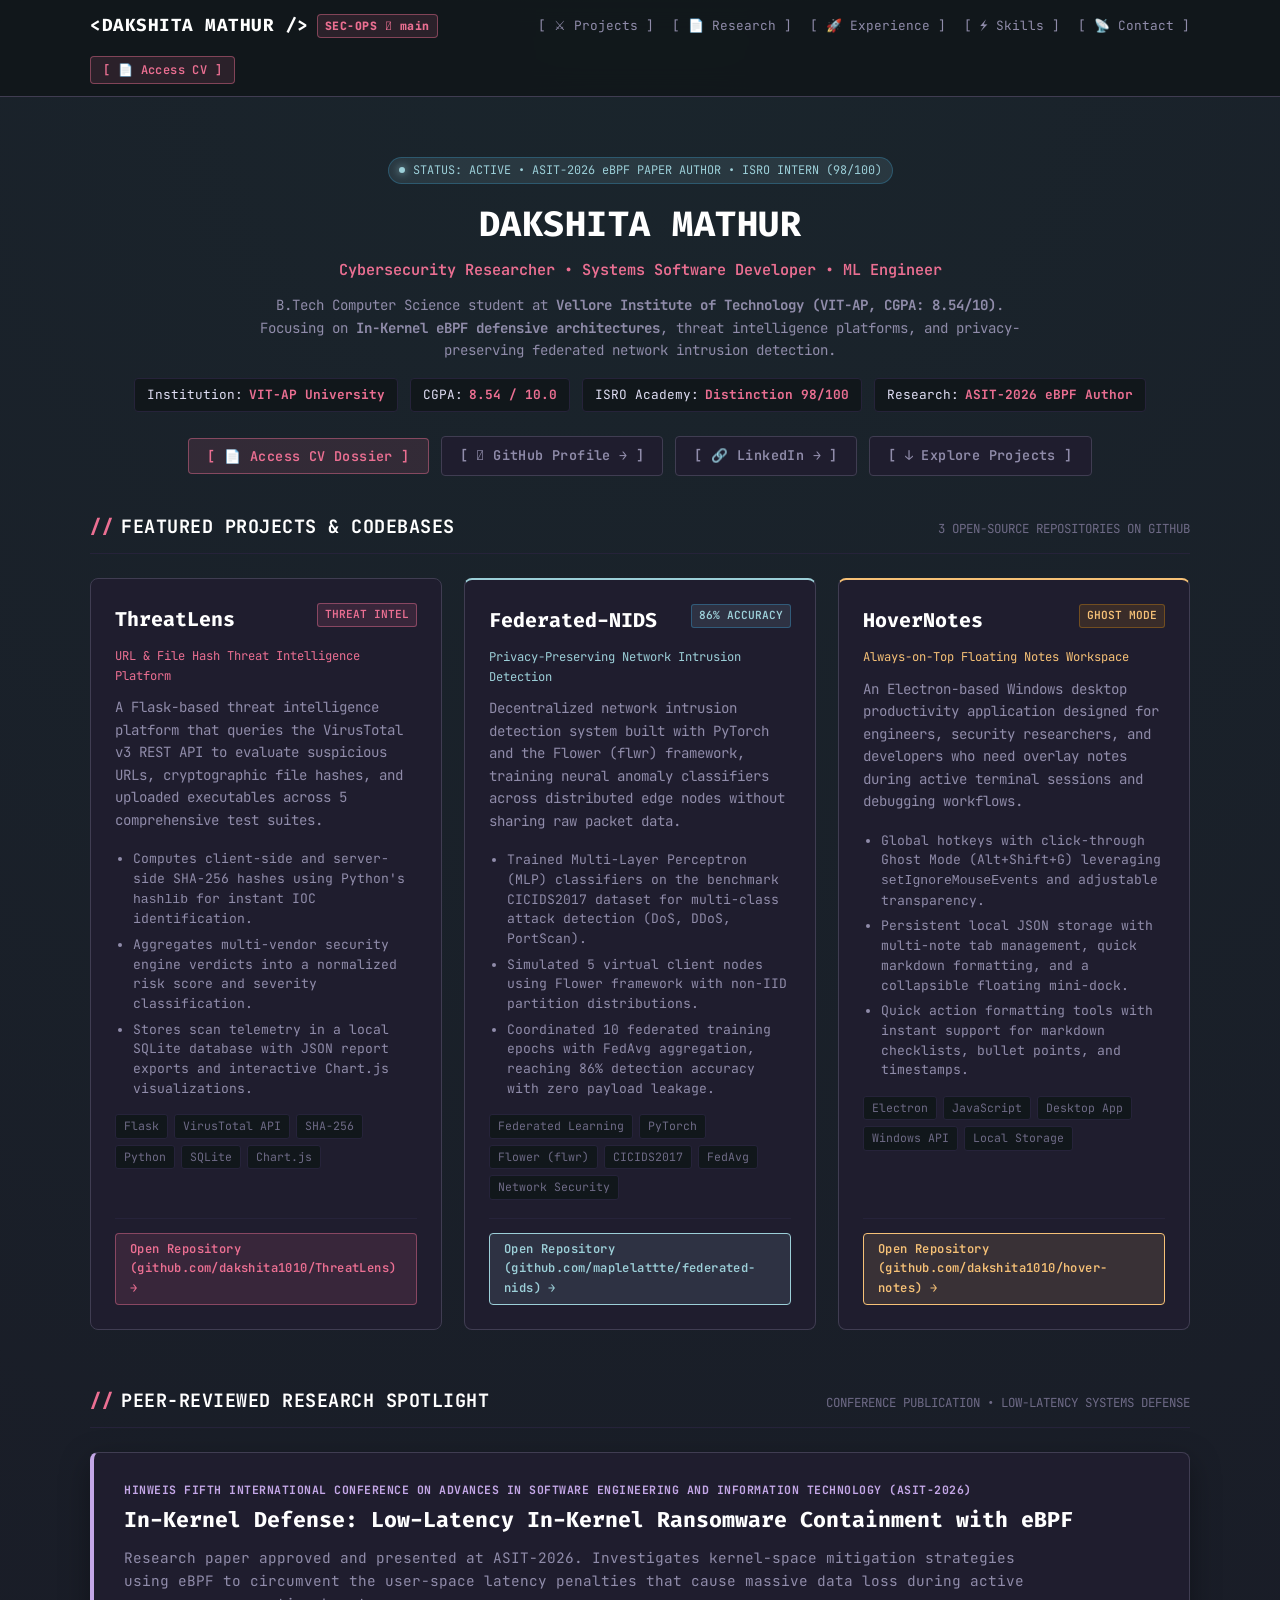
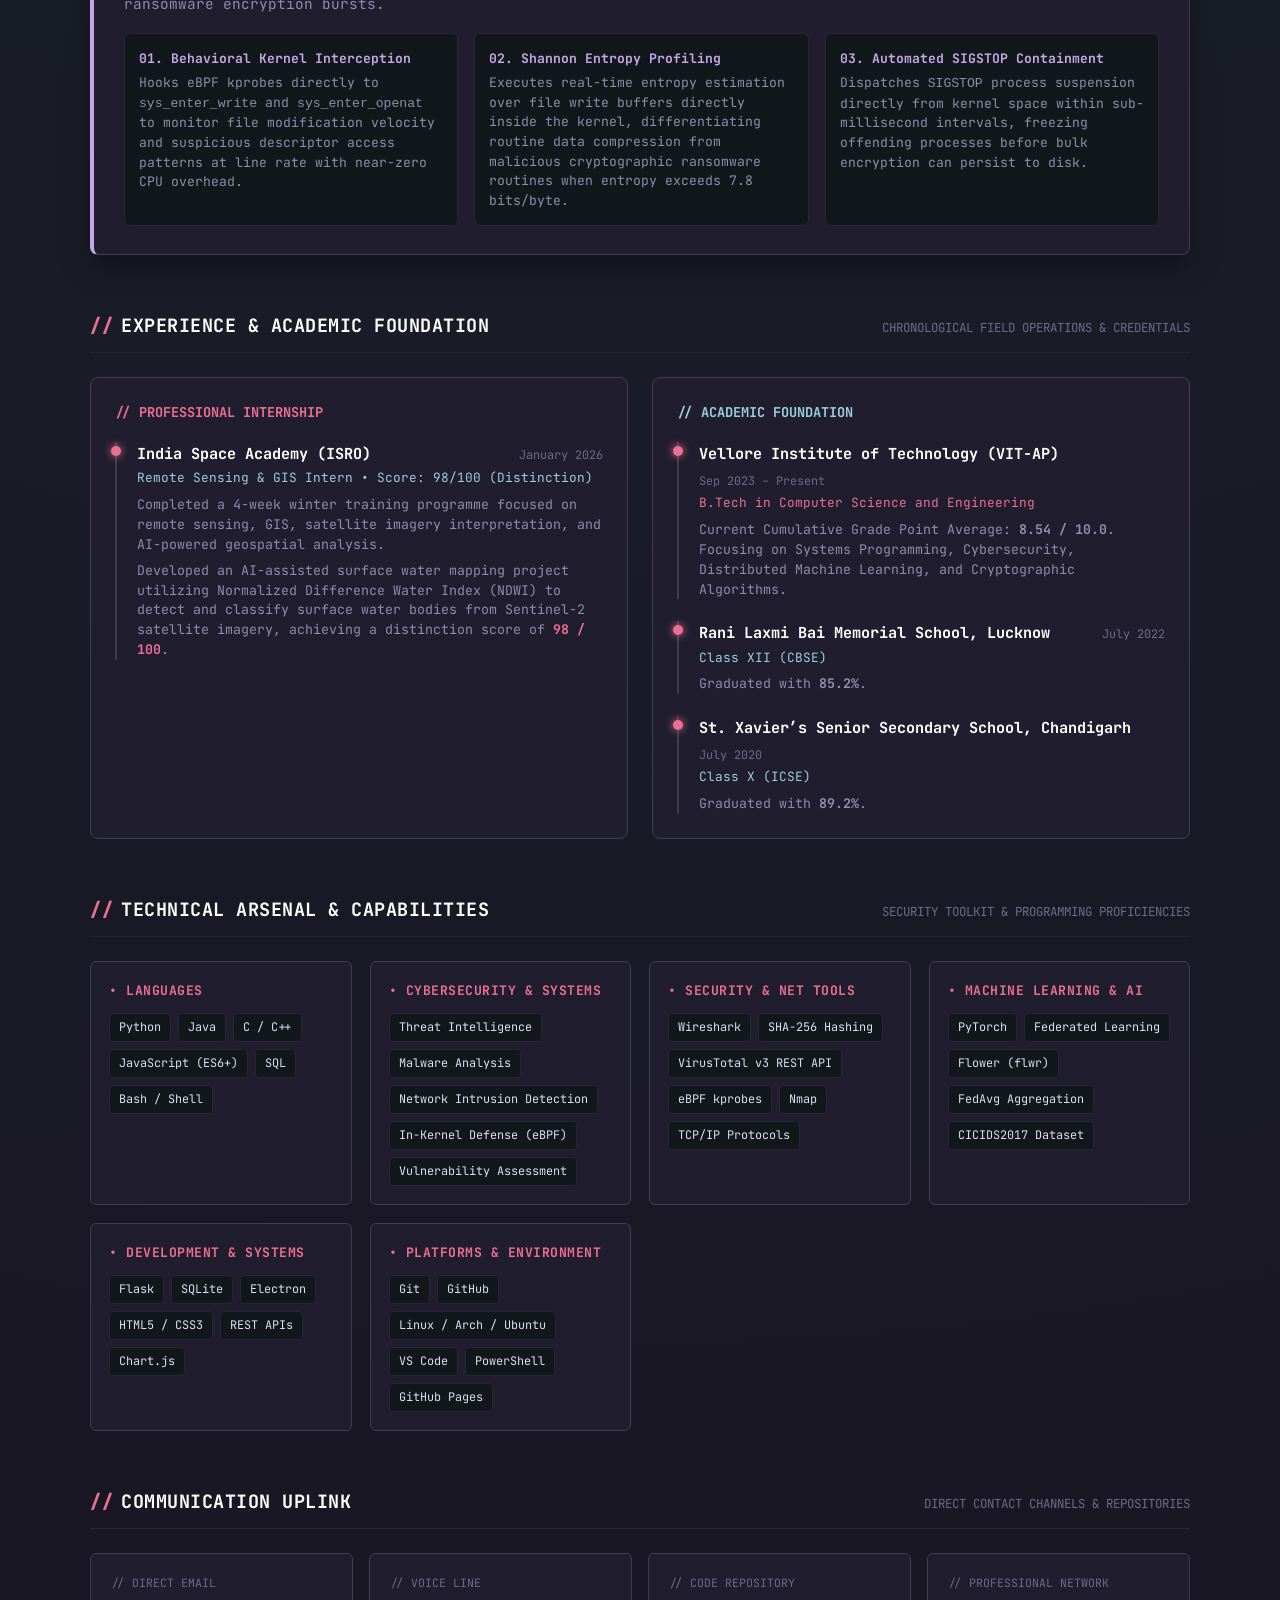
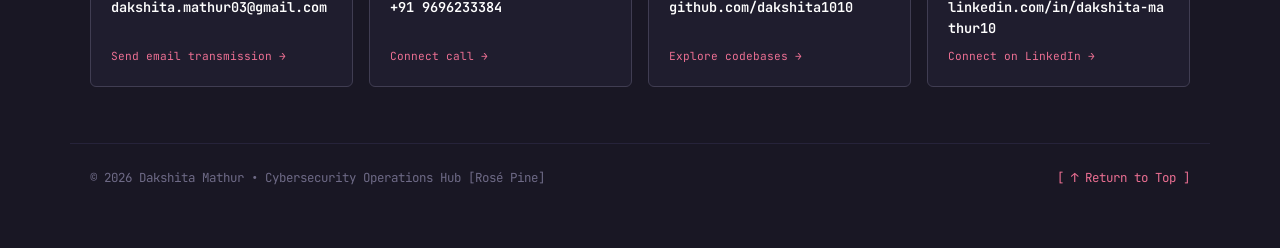
<file: index.html>
<!DOCTYPE html>
<html lang="en">
<head>
  <meta charset="UTF-8" />
  <meta name="viewport" content="width=device-width, initial-scale=1.0" />
  <title>Dakshita Mathur | Cybersecurity Researcher &bull; Terminal Workstation</title>
  <meta name="description" content="Cybersecurity portfolio and terminal workstation of Dakshita Mathur: In-Kernel eBPF defense researcher (ASIT-2026), ThreatLens architect, and Federated Learning NIDS developer. B.Tech CSE @ VIT-AP (CGPA: 8.54/10)." />
  <meta name="theme-color" content="#191724" />

  <!-- Fonts: Fira Code, JetBrains Mono, Literata / Liberation Mono -->
  <link rel="preconnect" href="https://fonts.googleapis.com" />
  <link rel="preconnect" href="https://fonts.gstatic.com" crossorigin />
  <link href="https://fonts.googleapis.com/css2?family=Fira+Code:wght@400;500;600;700&family=JetBrains+Mono:ital,wght@0,300;0,400;0,500;0,600;0,700;0,800;1,400&family=Literata:ital,opsz,wght@0,7..72,400;0,7..72,600;1,7..72,400&display=swap" rel="stylesheet" />

  <!-- Stylesheets (Rosé Pine Design System) -->
  <link rel="stylesheet" href="css/cyber-theme.css" />
  <link rel="stylesheet" href="css/components.css" />
  <link rel="stylesheet" href="css/portfolio.css" />
</head>
<body>
  <!-- Background Canvas (Toggleable via 'matrix' command) -->
  <canvas id="matrix-canvas"></canvas>

  <!-- =========================================================================
       1. STICKY TOP NAVBAR (ROSÉ PINE / TMUX / NERD FONT STYLING)
       ========================================================================= -->
  <nav class="port-navbar">
    <div class="port-nav-container">
      <div class="port-logo-group">
        <a href="#top" class="port-brand-title">
          <span>&lt;DAKSHITA MATHUR /&gt;</span>
          <span class="tag">SEC-OPS &#57509; main</span>
        </a>
      </div>

      <ul class="port-nav-links">
        <li><a href="#projects">[ &#9876; Projects ]</a></li>
        <li><a href="#research">[ &#128196; Research ]</a></li>
        <li><a href="#experience">[ &#128640; Experience ]</a></li>
        <li><a href="#skills">[ &#9889; Skills ]</a></li>
        <li><a href="#contact">[ &#128225; Contact ]</a></li>
      </ul>

      <div class="port-nav-actions">
        <button class="cyber-btn trigger-resume-modal" style="padding:5px 12px; font-size:0.75rem;">
          [ &#128196; Access CV ]
        </button>
      </div>
    </div>
  </nav>

  <!-- =========================================================================
       2. MAIN COMBINED CONTAINER (COMPLETE SMOOTH SCROLL VIEW)
       ========================================================================= -->
  <main class="port-main">

    <!-- HERO HEADER: Developer Profile & Key Credentials -->
    <header class="terminal-hero-header" id="top" style="scroll-margin-top: 100px;">
      <div class="hero-status-pill" style="margin-bottom:12px;">
        <span class="pulse-dot"></span>
        <span>STATUS: ACTIVE &bull; ASIT-2026 eBPF PAPER AUTHOR &bull; ISRO INTERN (98/100)</span>
      </div>
      <h1>DAKSHITA MATHUR</h1>
      <div class="hero-sub">Cybersecurity Researcher &bull; Systems Software Developer &bull; ML Engineer</div>
      <p class="hero-intro-text">
        B.Tech Computer Science student at <strong>Vellore Institute of Technology (VIT-AP, CGPA: 8.54/10)</strong>. 
        Focusing on <strong>In-Kernel eBPF defensive architectures</strong>, threat intelligence platforms, and privacy-preserving federated network intrusion detection.
      </p>

      <div class="hero-meta-badges" style="justify-content:center; margin-bottom:20px;">
        <div class="meta-badge">
          <span>Institution:</span>
          <strong>VIT-AP University</strong>
        </div>
        <div class="meta-badge">
          <span>CGPA:</span>
          <strong>8.54 / 10.0</strong>
        </div>
        <div class="meta-badge">
          <span>ISRO Academy:</span>
          <strong>Distinction 98/100</strong>
        </div>
        <div class="meta-badge">
          <span>Research:</span>
          <strong>ASIT-2026 eBPF Author</strong>
        </div>
      </div>

      <!-- Direct Quick Action CTAs -->
      <div class="hero-cta-row" style="justify-content:center; display:flex; flex-wrap:wrap; gap:12px; margin-top:24px; margin-bottom:36px;">
        <button class="cyber-btn trigger-resume-modal" style="font-size:0.84rem; padding:8px 18px;">
          [ &#128196; Access CV Dossier ]
        </button>
        <a href="https://github.com/dakshita1010" target="_blank" rel="noopener noreferrer" class="cyber-btn cyber-btn-outline" style="font-size:0.84rem; padding:8px 18px;">
          [ &#62171; GitHub Profile &rarr; ]
        </a>
        <a href="https://linkedin.com/in/dakshita-mathur10" target="_blank" rel="noopener noreferrer" class="cyber-btn cyber-btn-outline" style="font-size:0.84rem; padding:8px 18px;">
          [ &#128279; LinkedIn &rarr; ]
        </a>
        <a href="#projects" class="cyber-btn cyber-btn-outline" style="font-size:0.84rem; padding:8px 18px;">
          [ &darr; Explore Projects ]
        </a>
      </div>
    </header>

    <!-- =========================================================================
         SECTION: CLASSIFIED OPERATIONS & PROJECTS
         ========================================================================= -->
    <section class="port-section" id="projects" style="scroll-margin-top: 80px;">
      <div class="port-section-header">
        <h2 class="port-section-title">FEATURED PROJECTS &amp; CODEBASES</h2>
        <span class="port-section-subtitle">3 OPEN-SOURCE REPOSITORIES ON GITHUB</span>
      </div>

      <div class="projects-grid">
        <!-- 1. ThreatLens -->
        <article class="project-card">
          <div>
            <div class="project-top">
              <h3 class="project-title">ThreatLens</h3>
              <span class="project-badge badge-red">THREAT INTEL</span>
            </div>
            <div style="font-family:var(--font-mono); font-size:0.76rem; color:var(--accent-red); margin-bottom:10px;">
              URL &amp; File Hash Threat Intelligence Platform
            </div>
            <p class="project-desc">
              A Flask-based threat intelligence platform that queries the VirusTotal v3 REST API to evaluate suspicious URLs, 
              cryptographic file hashes, and uploaded executables across 5 comprehensive test suites.
            </p>
            <ul class="project-bullets">
              <li>Computes client-side and server-side SHA-256 hashes using Python's <code>hashlib</code> for instant IOC identification.</li>
              <li>Aggregates multi-vendor security engine verdicts into a normalized risk score and severity classification.</li>
              <li>Stores scan telemetry in a local SQLite database with JSON report exports and interactive Chart.js visualizations.</li>
            </ul>
            <div class="project-tags">
              <span class="project-tag">Flask</span>
              <span class="project-tag">VirusTotal API</span>
              <span class="project-tag">SHA-256</span>
              <span class="project-tag">Python</span>
              <span class="project-tag">SQLite</span>
              <span class="project-tag">Chart.js</span>
            </div>
          </div>
          <div class="project-links">
            <a href="https://github.com/dakshita1010/ThreatLens" target="_blank" rel="noopener noreferrer" class="cyber-btn">
              Open Repository (github.com/dakshita1010/ThreatLens) &rarr;
            </a>
          </div>
        </article>

        <!-- 2. Federated-NIDS -->
        <article class="project-card" style="border-top:2px solid var(--accent-cyan);">
          <div>
            <div class="project-top">
              <h3 class="project-title">Federated-NIDS</h3>
              <span class="project-badge badge-cyan">86% ACCURACY</span>
            </div>
            <div style="font-family:var(--font-mono); font-size:0.76rem; color:var(--accent-cyan); margin-bottom:10px;">
              Privacy-Preserving Network Intrusion Detection
            </div>
            <p class="project-desc">
              Decentralized network intrusion detection system built with PyTorch and the Flower (flwr) framework, 
              training neural anomaly classifiers across distributed edge nodes without sharing raw packet data.
            </p>
            <ul class="project-bullets">
              <li>Trained Multi-Layer Perceptron (MLP) classifiers on the benchmark CICIDS2017 dataset for multi-class attack detection (DoS, DDoS, PortScan).</li>
              <li>Simulated 5 virtual client nodes using Flower framework with non-IID partition distributions.</li>
              <li>Coordinated 10 federated training epochs with FedAvg aggregation, reaching 86% detection accuracy with zero payload leakage.</li>
            </ul>
            <div class="project-tags">
              <span class="project-tag">Federated Learning</span>
              <span class="project-tag">PyTorch</span>
              <span class="project-tag">Flower (flwr)</span>
              <span class="project-tag">CICIDS2017</span>
              <span class="project-tag">FedAvg</span>
              <span class="project-tag">Network Security</span>
            </div>
          </div>
          <div class="project-links">
            <a href="https://github.com/maplelattte/federated-nids" target="_blank" rel="noopener noreferrer" class="cyber-btn" style="border-color:var(--accent-cyan); color:var(--accent-cyan); background:var(--accent-cyan-dim);">
              Open Repository (github.com/maplelattte/federated-nids) &rarr;
            </a>
          </div>
        </article>

        <!-- 3. HoverNotes -->
        <article class="project-card" style="border-top:2px solid var(--accent-amber);">
          <div>
            <div class="project-top">
              <h3 class="project-title">HoverNotes</h3>
              <span class="project-badge badge-amber">GHOST MODE</span>
            </div>
            <div style="font-family:var(--font-mono); font-size:0.76rem; color:var(--accent-amber); margin-bottom:10px;">
              Always-on-Top Floating Notes Workspace
            </div>
            <p class="project-desc">
              An Electron-based Windows desktop productivity application designed for engineers, security researchers, 
              and developers who need overlay notes during active terminal sessions and debugging workflows.
            </p>
            <ul class="project-bullets">
              <li>Global hotkeys with click-through Ghost Mode (Alt+Shift+G) leveraging <code>setIgnoreMouseEvents</code> and adjustable transparency.</li>
              <li>Persistent local JSON storage with multi-note tab management, quick markdown formatting, and a collapsible floating mini-dock.</li>
              <li>Quick action formatting tools with instant support for markdown checklists, bullet points, and timestamps.</li>
            </ul>
            <div class="project-tags">
              <span class="project-tag">Electron</span>
              <span class="project-tag">JavaScript</span>
              <span class="project-tag">Desktop App</span>
              <span class="project-tag">Windows API</span>
              <span class="project-tag">Local Storage</span>
            </div>
          </div>
          <div class="project-links">
            <a href="https://github.com/dakshita1010/hover-notes" target="_blank" rel="noopener noreferrer" class="cyber-btn" style="border-color:var(--accent-amber); color:var(--accent-amber); background:rgba(246,193,119,0.12);">
              Open Repository (github.com/dakshita1010/hover-notes) &rarr;
            </a>
          </div>
        </article>
      </div>
    </section>

    <!-- =========================================================================
         SECTION: PEER-REVIEWED RESEARCH SPOTLIGHT
         ========================================================================= -->
    <section class="port-section" id="research" style="scroll-margin-top: 80px;">
      <div class="port-section-header">
        <h2 class="port-section-title">PEER-REVIEWED RESEARCH SPOTLIGHT</h2>
        <span class="port-section-subtitle">CONFERENCE PUBLICATION &bull; LOW-LATENCY SYSTEMS DEFENSE</span>
      </div>

      <div class="research-card">
        <div class="research-conf-badge">
          HINWEIS FIFTH INTERNATIONAL CONFERENCE ON ADVANCES IN SOFTWARE ENGINEERING AND INFORMATION TECHNOLOGY (ASIT-2026)
        </div>
        <h3 class="research-paper-title">
          In-Kernel Defense: Low-Latency In-Kernel Ransomware Containment with eBPF
        </h3>
        <p style="color:var(--text-muted); font-size:0.9rem; line-height:1.6; max-width:920px;">
          Research paper approved and presented at ASIT-2026. Investigates kernel-space mitigation strategies using eBPF to circumvent 
          the user-space latency penalties that cause massive data loss during active ransomware encryption bursts.
        </p>

        <div class="research-grid-points">
          <div class="research-point-box">
            <strong>01. Behavioral Kernel Interception</strong>
            <p>
              Hooks eBPF kprobes directly to <code>sys_enter_write</code> and <code>sys_enter_openat</code> to monitor file modification velocity 
              and suspicious descriptor access patterns at line rate with near-zero CPU overhead.
            </p>
          </div>
          <div class="research-point-box">
            <strong>02. Shannon Entropy Profiling</strong>
            <p>
              Executes real-time entropy estimation over file write buffers directly inside the kernel, differentiating routine data compression 
              from malicious cryptographic ransomware routines when entropy exceeds 7.8 bits/byte.
            </p>
          </div>
          <div class="research-point-box">
            <strong>03. Automated SIGSTOP Containment</strong>
            <p>
              Dispatches <code>SIGSTOP</code> process suspension directly from kernel space within sub-millisecond intervals, 
              freezing offending processes before bulk encryption can persist to disk.
            </p>
          </div>
        </div>
      </div>
    </section>

    <!-- =========================================================================
         SECTION: EXPERIENCE & ACADEMIC FOUNDATION
         ========================================================================= -->
    <section class="port-section" id="experience" style="scroll-margin-top: 80px;">
      <div class="port-section-header">
        <h2 class="port-section-title">EXPERIENCE &amp; ACADEMIC FOUNDATION</h2>
        <span class="port-section-subtitle">CHRONOLOGICAL FIELD OPERATIONS &amp; CREDENTIALS</span>
      </div>

      <div class="exp-edu-grid">
        <!-- Experience Column -->
        <div class="timeline-card">
          <div style="font-family:var(--font-mono); font-size:0.85rem; font-weight:700; color:var(--accent-red); margin-bottom:18px;">
            // PROFESSIONAL INTERNSHIP
          </div>

          <div class="timeline-item">
            <div class="timeline-header-row">
              <span class="timeline-org">India Space Academy (ISRO)</span>
              <span class="timeline-date">January 2026</span>
            </div>
            <div class="timeline-role">Remote Sensing &amp; GIS Intern &bull; Score: 98/100 (Distinction)</div>
            <div class="timeline-desc">
              <p style="margin-bottom:6px;">
                Completed a 4-week winter training programme focused on remote sensing, GIS, satellite imagery interpretation, 
                and AI-powered geospatial analysis.
              </p>
              <p>
                Developed an AI-assisted surface water mapping project utilizing Normalized Difference Water Index (NDWI) 
                to detect and classify surface water bodies from Sentinel-2 satellite imagery, achieving a distinction score of 
                <strong style="color:var(--accent-red);">98 / 100</strong>.
              </p>
            </div>
          </div>
        </div>

        <!-- Education Column -->
        <div class="timeline-card">
          <div style="font-family:var(--font-mono); font-size:0.85rem; font-weight:700; color:var(--accent-cyan); margin-bottom:18px;">
            // ACADEMIC FOUNDATION
          </div>

          <div class="timeline-item">
            <div class="timeline-header-row">
              <span class="timeline-org">Vellore Institute of Technology (VIT-AP)</span>
              <span class="timeline-date">Sep 2023 – Present</span>
            </div>
            <div class="timeline-role" style="color:var(--accent-red);">B.Tech in Computer Science and Engineering</div>
            <div class="timeline-desc">
              Current Cumulative Grade Point Average: <strong>8.54 / 10.0</strong>.<br>
              Focusing on Systems Programming, Cybersecurity, Distributed Machine Learning, and Cryptographic Algorithms.
            </div>
          </div>

          <div class="timeline-item">
            <div class="timeline-header-row">
              <span class="timeline-org">Rani Laxmi Bai Memorial School, Lucknow</span>
              <span class="timeline-date">July 2022</span>
            </div>
            <div class="timeline-role">Class XII (CBSE)</div>
            <div class="timeline-desc">Graduated with <strong>85.2%</strong>.</div>
          </div>

          <div class="timeline-item">
            <div class="timeline-header-row">
              <span class="timeline-org">St. Xavier’s Senior Secondary School, Chandigarh</span>
              <span class="timeline-date">July 2020</span>
            </div>
            <div class="timeline-role">Class X (ICSE)</div>
            <div class="timeline-desc">Graduated with <strong>89.2%</strong>.</div>
          </div>
        </div>
      </div>
    </section>

    <!-- =========================================================================
         SECTION: TECHNICAL ARSENAL & CAPABILITIES
         ========================================================================= -->
    <section class="port-section" id="skills" style="scroll-margin-top: 80px;">
      <div class="port-section-header">
        <h2 class="port-section-title">TECHNICAL ARSENAL &amp; CAPABILITIES</h2>
        <span class="port-section-subtitle">SECURITY TOOLKIT &amp; PROGRAMMING PROFICIENCIES</span>
      </div>

      <div class="skills-matrix">
        <div class="skill-category-card">
          <div class="skill-category-title">&bull; Languages</div>
          <div class="skill-pills-wrap">
            <span class="skill-pill">Python</span>
            <span class="skill-pill">Java</span>
            <span class="skill-pill">C / C++</span>
            <span class="skill-pill">JavaScript (ES6+)</span>
            <span class="skill-pill">SQL</span>
            <span class="skill-pill">Bash / Shell</span>
          </div>
        </div>

        <div class="skill-category-card">
          <div class="skill-category-title">&bull; Cybersecurity &amp; Systems</div>
          <div class="skill-pills-wrap">
            <span class="skill-pill">Threat Intelligence</span>
            <span class="skill-pill">Malware Analysis</span>
            <span class="skill-pill">Network Intrusion Detection</span>
            <span class="skill-pill">In-Kernel Defense (eBPF)</span>
            <span class="skill-pill">Vulnerability Assessment</span>
          </div>
        </div>

        <div class="skill-category-card">
          <div class="skill-category-title">&bull; Security &amp; Net Tools</div>
          <div class="skill-pills-wrap">
            <span class="skill-pill">Wireshark</span>
            <span class="skill-pill">SHA-256 Hashing</span>
            <span class="skill-pill">VirusTotal v3 REST API</span>
            <span class="skill-pill">eBPF kprobes</span>
            <span class="skill-pill">Nmap</span>
            <span class="skill-pill">TCP/IP Protocols</span>
          </div>
        </div>

        <div class="skill-category-card">
          <div class="skill-category-title">&bull; Machine Learning &amp; AI</div>
          <div class="skill-pills-wrap">
            <span class="skill-pill">PyTorch</span>
            <span class="skill-pill">Federated Learning</span>
            <span class="skill-pill">Flower (flwr)</span>
            <span class="skill-pill">FedAvg Aggregation</span>
            <span class="skill-pill">CICIDS2017 Dataset</span>
          </div>
        </div>

        <div class="skill-category-card">
          <div class="skill-category-title">&bull; Development &amp; Systems</div>
          <div class="skill-pills-wrap">
            <span class="skill-pill">Flask</span>
            <span class="skill-pill">SQLite</span>
            <span class="skill-pill">Electron</span>
            <span class="skill-pill">HTML5 / CSS3</span>
            <span class="skill-pill">REST APIs</span>
            <span class="skill-pill">Chart.js</span>
          </div>
        </div>

        <div class="skill-category-card">
          <div class="skill-category-title">&bull; Platforms &amp; Environment</div>
          <div class="skill-pills-wrap">
            <span class="skill-pill">Git</span>
            <span class="skill-pill">GitHub</span>
            <span class="skill-pill">Linux / Arch / Ubuntu</span>
            <span class="skill-pill">VS Code</span>
            <span class="skill-pill">PowerShell</span>
            <span class="skill-pill">GitHub Pages</span>
          </div>
        </div>
      </div>
    </section>

    <!-- =========================================================================
         SECTION: COMMUNICATION UPLINK / CONTACT
         ========================================================================= -->
    <section class="port-section" id="contact" style="scroll-margin-top: 80px;">
      <div class="port-section-header">
        <h2 class="port-section-title">COMMUNICATION UPLINK</h2>
        <span class="port-section-subtitle">DIRECT CONTACT CHANNELS &amp; REPOSITORIES</span>
      </div>

      <div class="contact-channels-grid">
        <a href="mailto:dakshita.mathur03@gmail.com" class="contact-channel-card">
          <div>
            <div class="contact-channel-label">// DIRECT EMAIL</div>
            <div class="contact-channel-val">dakshita.mathur03@gmail.com</div>
          </div>
          <div class="contact-channel-hint">Send email transmission &rarr;</div>
        </a>

        <a href="tel:+919696233384" class="contact-channel-card">
          <div>
            <div class="contact-channel-label">// VOICE LINE</div>
            <div class="contact-channel-val">+91 9696233384</div>
          </div>
          <div class="contact-channel-hint">Connect call &rarr;</div>
        </a>

        <a href="https://github.com/dakshita1010" target="_blank" rel="noopener noreferrer" class="contact-channel-card">
          <div>
            <div class="contact-channel-label">// CODE REPOSITORY</div>
            <div class="contact-channel-val">github.com/dakshita1010</div>
          </div>
          <div class="contact-channel-hint">Explore codebases &rarr;</div>
        </a>

        <a href="https://linkedin.com/in/dakshita-mathur10" target="_blank" rel="noopener noreferrer" class="contact-channel-card">
          <div>
            <div class="contact-channel-label">// PROFESSIONAL NETWORK</div>
            <div class="contact-channel-val">linkedin.com/in/dakshita-mathur10</div>
          </div>
          <div class="contact-channel-hint">Connect on LinkedIn &rarr;</div>
        </a>
      </div>
    </section>

  </main>

  <!-- =========================================================================
       3. PRINTABLE RESUME DOSSIER MODAL
       ========================================================================= -->
  <div class="modal-overlay" id="resume-modal" role="dialog" aria-modal="true" aria-label="Resume Dossier">
    <div class="modal-box">
      <button class="modal-close-btn" id="close-resume-modal" aria-label="Close modal">&times;</button>

      <div class="resume-modal-header">
        <div>
          <h2 class="resume-applicant-name">DAKSHITA MATHUR</h2>
          <div class="resume-contact-inline">
            <span>dakshita.mathur03@gmail.com</span>
            <span>&bull;</span>
            <span>+91 9696233384</span>
            <span>&bull;</span>
            <span>github.com/dakshita1010</span>
            <span>&bull;</span>
            <span>linkedin.com/in/dakshita-mathur10</span>
          </div>
        </div>
        <button id="print-resume-btn" class="cyber-btn cyber-btn-sm">
          Print / PDF
        </button>
      </div>

      <!-- Career Objective -->
      <div class="resume-section-title">// CAREER OBJECTIVE</div>
      <p style="font-size:0.9rem; color:var(--text-muted); line-height:1.6;">
        B.Tech Computer Science student at VIT-AP with hands-on experience in cybersecurity, machine learning, software development, 
        and technical research. Proficient in programming, application development, machine learning frameworks, and Linux-based 
        environments, with experience applying these skills to practical projects. Seeking opportunities to apply my problem-solving, 
        technical, and analytical skills while learning, contributing to impactful projects, and growing across diverse technology roles.
      </p>

      <!-- Education -->
      <div class="resume-section-title">// EDUCATION</div>
      <div class="resume-item-block">
        <div class="resume-item-top">
          <span>Vellore Institute of Technology, AP</span>
          <span>September 2023 – Present</span>
        </div>
        <div class="resume-item-sub">Bachelor of Technology, Computer Science and Engineering | CGPA: 8.54/10</div>
      </div>
      <div class="resume-item-block">
        <div class="resume-item-top">
          <span>Rani Laxmi Bai Memorial School, Lucknow</span>
          <span>July 2022</span>
        </div>
        <div class="resume-item-sub">Class XII, CBSE | 85.2%</div>
      </div>
      <div class="resume-item-block">
        <div class="resume-item-top">
          <span>St. Xavier’s Senior Secondary School, Chandigarh</span>
          <span>July 2020</span>
        </div>
        <div class="resume-item-sub">Class X, ICSE | 89.2%</div>
      </div>

      <!-- Experience -->
      <div class="resume-section-title">// EXPERIENCE</div>
      <div class="resume-item-block">
        <div class="resume-item-top">
          <span>Remote Sensing & GIS Intern – India Space Academy (ISRO)</span>
          <span>January 2026</span>
        </div>
        <div class="resume-item-sub">Winter Training Programme: Remote Sensing & GIS – Basics to AI-Powered Geospatial Analysis</div>
        <ul class="resume-item-bullets">
          <li>Completed a 4-week training programme focused on remote sensing, GIS, satellite imagery, and AI-powered geospatial analysis.</li>
          <li>Developed an AI-assisted surface water mapping project using NDWI to detect and classify surface water bodies from satellite imagery, scoring 98/100 in the final project evaluation.</li>
        </ul>
      </div>

      <!-- Research & Publications -->
      <div class="resume-section-title">// RESEARCH & PUBLICATIONS</div>
      <div class="resume-item-block">
        <div class="resume-item-top">
          <span>In-Kernel Defense: Low-Latency In-Kernel Ransomware Containment with eBPF</span>
          <span>September 2026</span>
        </div>
        <div class="resume-item-sub">Hinweis Fifth International Conference on Advances in Software Engineering and Information Technology (ASIT-2026)</div>
        <ul class="resume-item-bullets">
          <li>Research paper approved and presented at the ASIT-2026 conference.</li>
          <li>Proposed an eBPF-based ransomware containment framework using kernel-level behavioral monitoring, entropy analysis, and multi-signal risk scoring for early threat detection.</li>
          <li>Designed an automated response mechanism to suspend suspicious processes, enabling low-latency ransomware containment with reduced reliance on user-space monitoring.</li>
        </ul>
      </div>

      <!-- Projects -->
      <div class="resume-section-title">// PROJECTS</div>
      <div class="resume-item-block">
        <div class="resume-item-top">
          <span>ThreatLens – URL & File Hash Threat Intelligence Platform</span>
          <span><a href="https://github.com/dakshita1010/ThreatLens" target="_blank" style="color:var(--accent-red);">GitHub</a></span>
        </div>
        <ul class="resume-item-bullets">
          <li>Built a Flask-based threat intelligence platform using the VirusTotal API to analyze URLs, file hashes, and local files, with successful end-to-end testing across 5 test cases.</li>
          <li>Implemented local SHA-256 hashing, automated security-vendor detection analysis, custom risk scoring, and risk-level classification.</li>
          <li>Added SQLite-backed scan history, JSON report generation, and a Chart.js dashboard for security-result visualization and reporting.</li>
        </ul>
      </div>
      <div class="resume-item-block">
        <div class="resume-item-top">
          <span>Federated-NIDS – Privacy-Preserving Network Intrusion Detection System</span>
          <span><a href="https://github.com/maplelattte/federated-nids" target="_blank" style="color:var(--accent-red);">GitHub</a></span>
        </div>
        <ul class="resume-item-bullets">
          <li>Built a privacy-preserving NIDS using Federated Learning, training models across distributed clients without centralizing raw network traffic, achieving 86% detection accuracy.</li>
          <li>Trained PyTorch neural-network classifiers on the CICIDS2017 dataset for multi-class detection across 5 client nodes.</li>
          <li>Simulated multi-client federated environment using Flower (flwr), coordinating 10 training rounds using FedAvg aggregation.</li>
        </ul>
      </div>
      <div class="resume-item-block">
        <div class="resume-item-top">
          <span>HoverNotes – Always-on-Top Desktop Notes Application</span>
          <span><a href="https://github.com/dakshita1010/hover-notes" target="_blank" style="color:var(--accent-red);">GitHub</a></span>
        </div>
        <ul class="resume-item-bullets">
          <li>Developed an Electron-based Windows desktop application with global hotkeys, click-through ghost mode (Alt+Shift+G), adjustable transparency, and multi-note tab management.</li>
          <li>Implemented persistent local storage, a collapsible mini-dock, and a quick editor supporting checklists, bullet notes, and timestamps.</li>
        </ul>
      </div>

      <!-- Technical Skills -->
      <div class="resume-section-title">// TECHNICAL SKILLS</div>
      <div style="font-family:var(--font-mono); font-size:0.85rem; color:var(--text-muted); line-height:1.7;">
        <div><strong style="color:var(--accent-red);">Languages:</strong> Java, Python, C/C++</div>
        <div><strong style="color:var(--accent-red);">Cybersecurity:</strong> Network Security, Threat Intelligence, Malware Analysis, Intrusion Detection</div>
        <div><strong style="color:var(--accent-red);">Security / Networking:</strong> Wireshark, SHA-256, VirusTotal, eBPF</div>
        <div><strong style="color:var(--accent-red);">Machine Learning:</strong> PyTorch, Federated Learning, Flower (flwr)</div>
        <div><strong style="color:var(--accent-red);">Development:</strong> Flask, SQLite, HTML5, CSS3, JavaScript, Electron</div>
        <div><strong style="color:var(--accent-red);">Tools & Platforms:</strong> Git, GitHub, Linux Environments, REST APIs, JSON</div>
      </div>
    </div>
  </div>

  <!-- =========================================================================
       4. FOOTER
       ========================================================================= -->
  <footer class="port-footer">
    <div>
      <span>&copy; 2026 Dakshita Mathur &bull; Cybersecurity Operations Hub [Rosé Pine]</span>
    </div>
    <div>
      <a href="#top">[ &#8593; Return to Top ]</a>
    </div>
  </footer>

  <!-- Scripts -->
  <script src="js/main.js"></script>
</body>
</html>
</file>
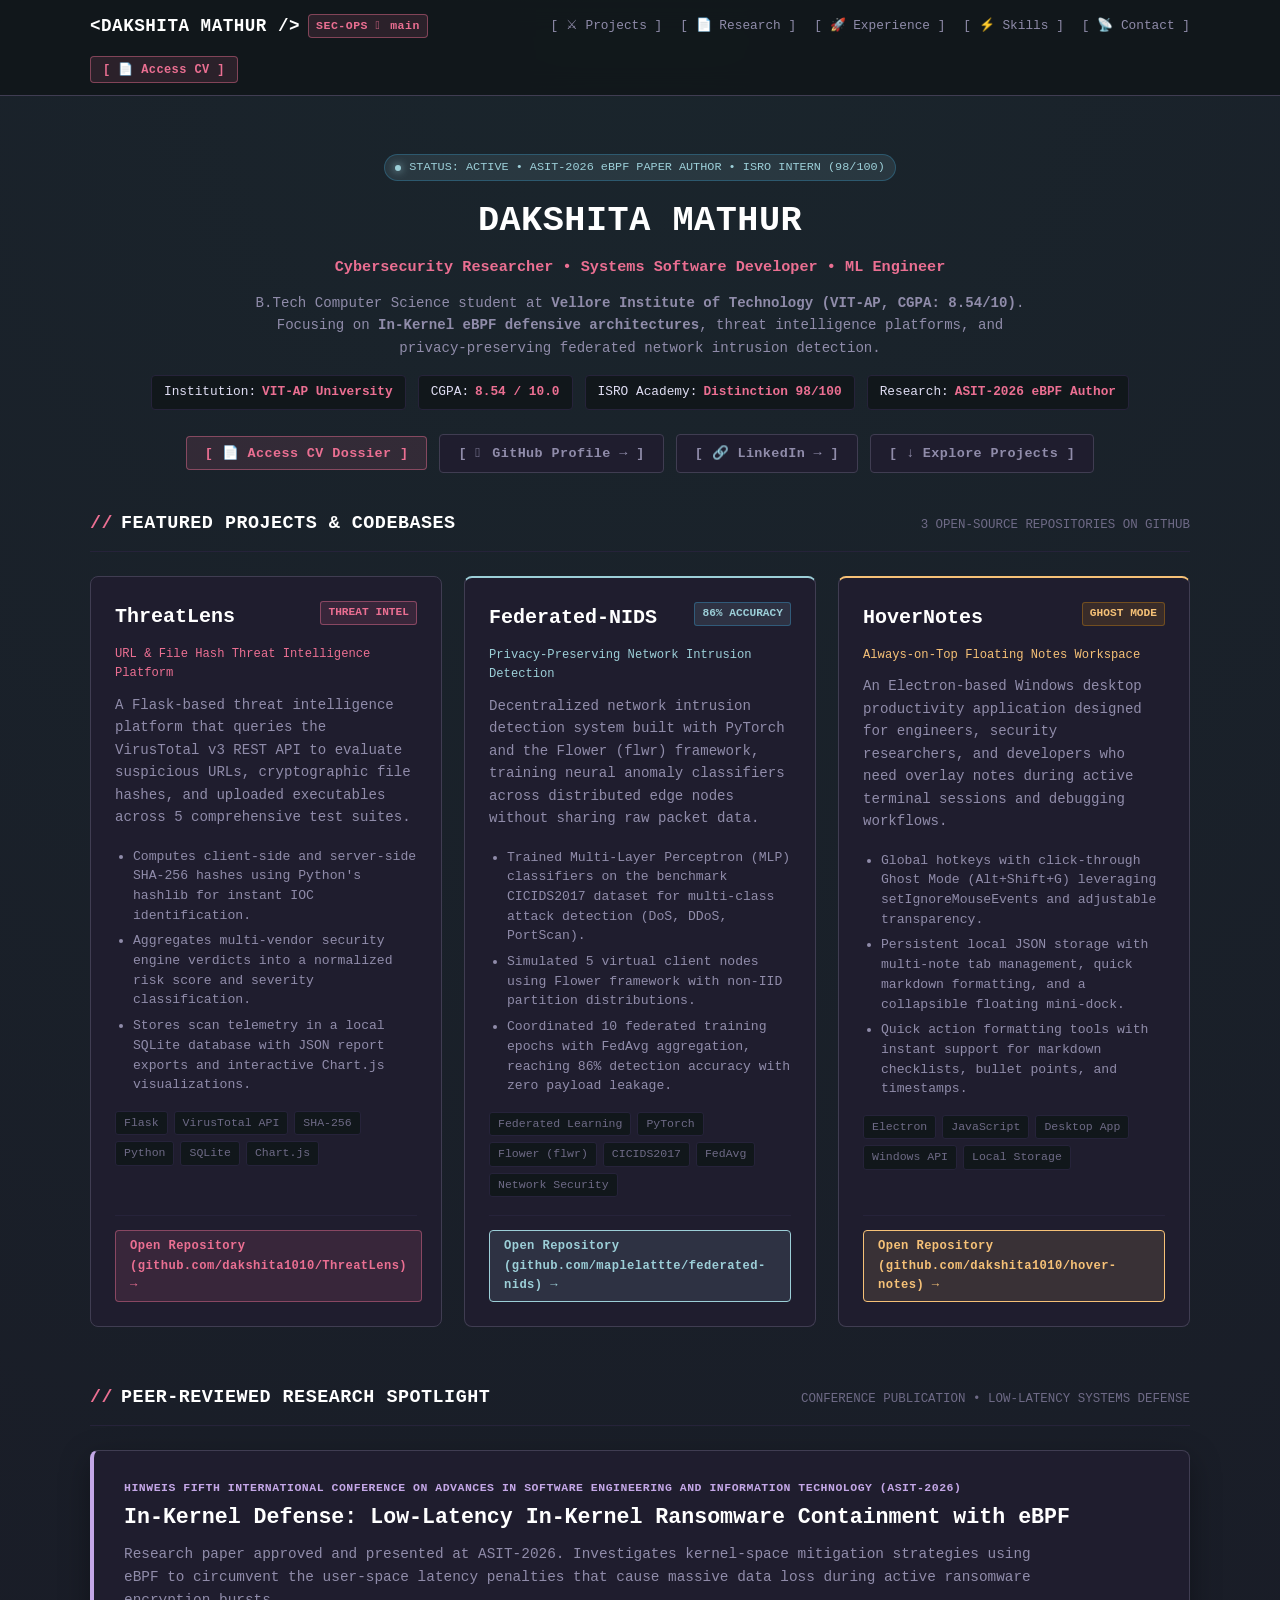
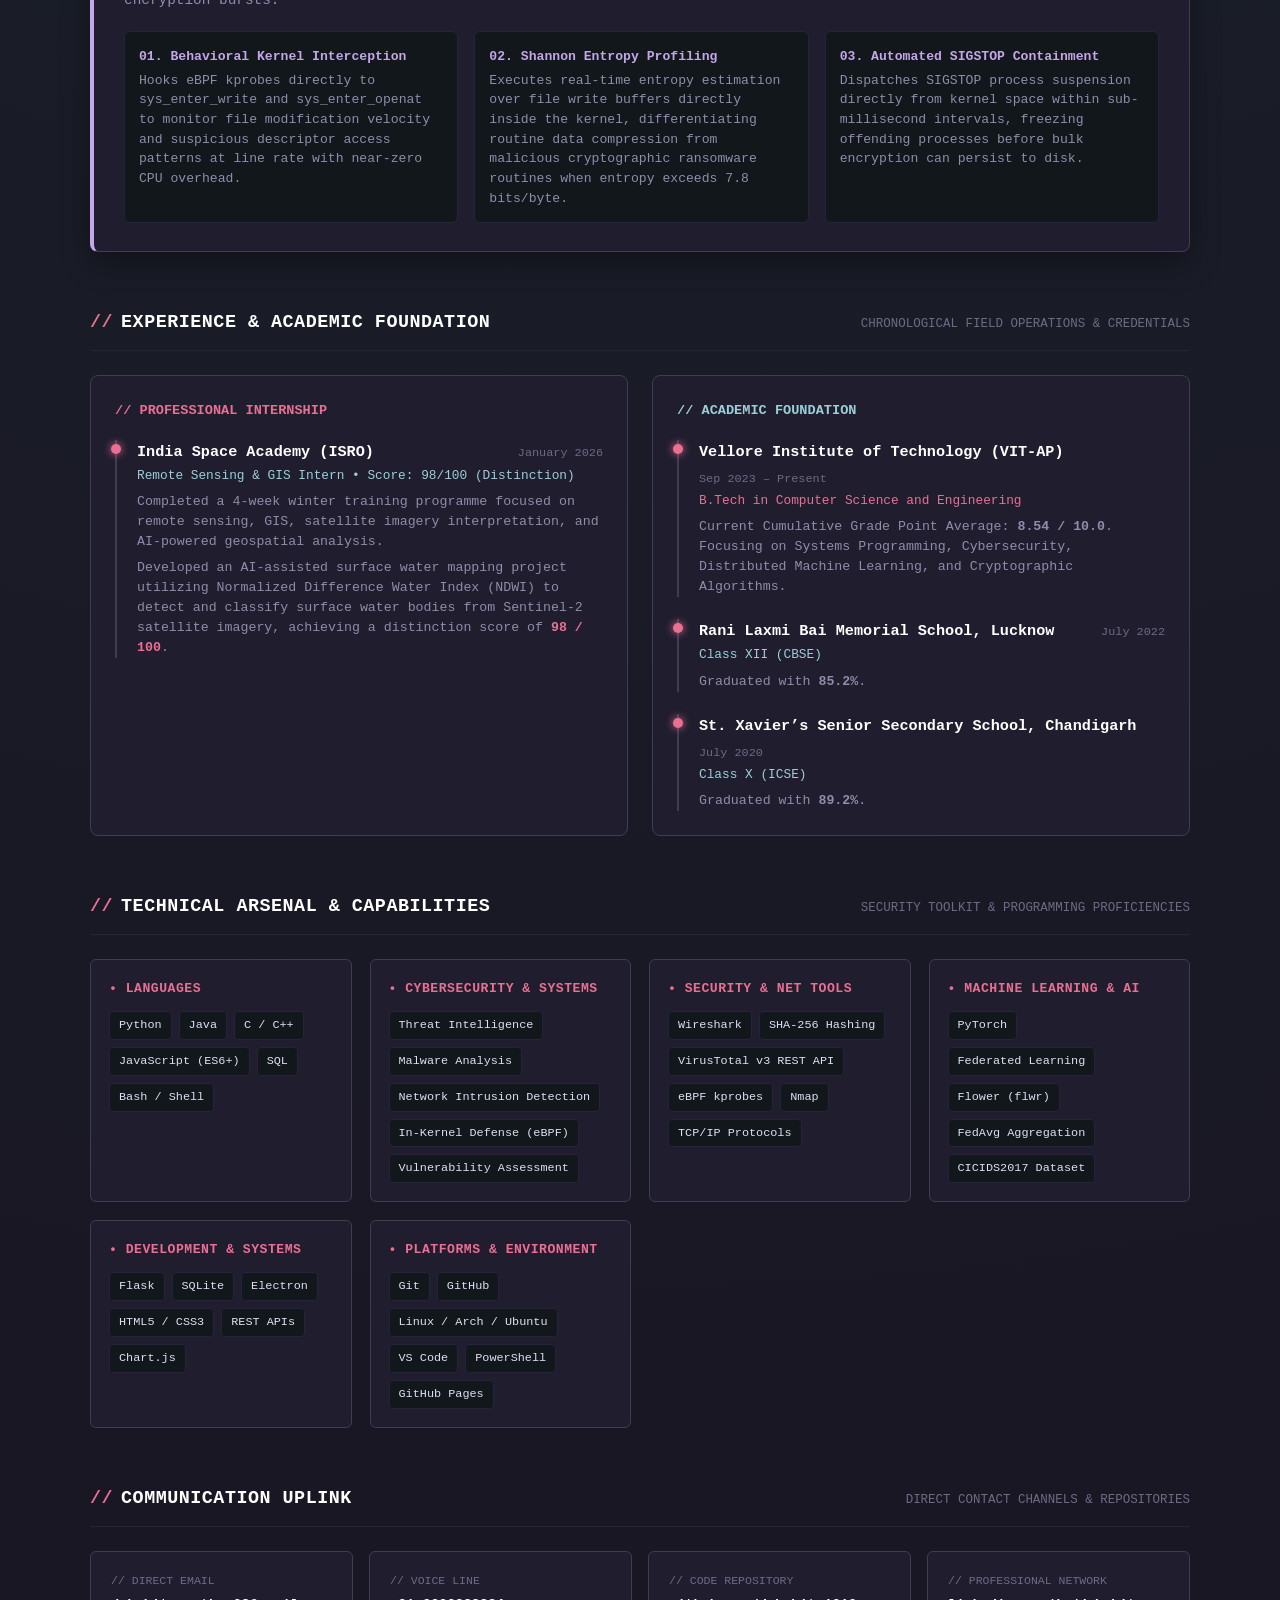
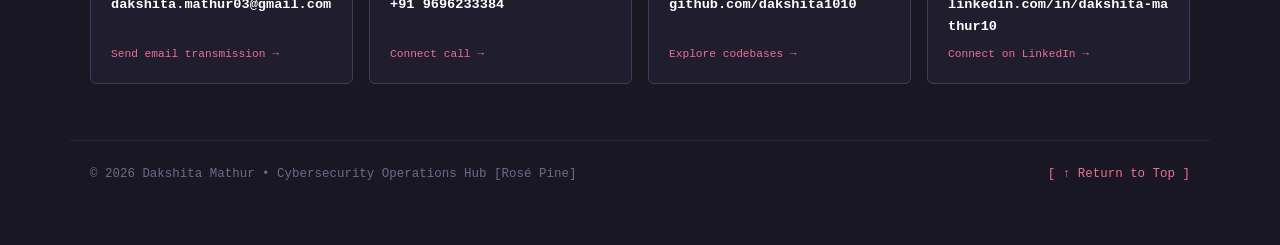
<file: portfolio.html>
<!DOCTYPE html>
<html lang="en">
<head>
  <meta charset="UTF-8" />
  <meta http-equiv="refresh" content="0; url=index.html" />
  <title>Redirecting to Dakshita Mathur Portfolio...</title>
</head>
<body style="background:#11171b; color:#fff; font-family:sans-serif; text-align:center; padding-top:60px;">
  <p>Redirecting to unified portfolio at <a href="index.html" style="color:#f43f5e; text-decoration:underline;">index.html</a>...</p>
</body>
</html>
</file>
<file: css/cyber-theme.css>
/* ==========================================================================
   ROSÉ PINE DESIGN SYSTEM (AUTHENTIC NERD FONT & LINUX WORKSTATION PALETTE)
   Palette: https://rosepinetheme.com (Rosé Pine Main)
   ========================================================================== */

:root {
  /* Rosé Pine Canonical Tokens */
  --rp-base: #191724;          /* Main Background */
  --rp-surface: #1f1d2e;       /* Card / Surface Background */
  --rp-overlay: #26233a;       /* Topbar / Overlay Elements */
  --rp-muted: #6e6a86;         /* Dim Text / Comments */
  --rp-subtle: #908caa;        /* Secondary Text / Borders */
  --rp-text: #e0def4;          /* Primary High-Contrast Text */
  --rp-love: #eb6f92;          /* Rose-Red Accent */
  --rp-gold: #f6c177;          /* Warm Honey Amber */
  --rp-rose: #ebbcba;          /* Coral Blush */
  --rp-pine: #31748f;          /* Deep Slate Cyan */
  --rp-foam: #9ccfd8;          /* Soft Sky Foam */
  --rp-iris: #c4a7e7;          /* Soft Lavender */
  --rp-hl-low: #21202e;
  --rp-hl-med: #403d52;        /* Card Borders */
  --rp-hl-high: #524f67;       /* Hover Borders */

  /* Semantic Theme Mappings */
  --bg-primary: var(--rp-base);
  --bg-secondary: var(--rp-surface);
  --bg-terminal: #171520;
  --bg-terminal-header: #211f30;
  --bg-terminal-footer: #14121c;
  --bg-input: #12101a;

  /* Rose & Coral Highlights (Zero Green) */
  --accent-red: var(--rp-love);
  --accent-red-bright: var(--rp-rose);
  --accent-red-dim: rgba(235, 111, 146, 0.12);
  --accent-red-glow: rgba(235, 111, 146, 0.25);

  /* Secondary Accents */
  --accent-cyan: var(--rp-foam);
  --accent-cyan-dim: rgba(156, 207, 216, 0.12);
  --accent-amber: var(--rp-gold);
  --accent-purple: var(--rp-iris);

  /* Typography */
  --text-main: var(--rp-text);
  --text-muted: var(--rp-subtle);
  --text-dim: var(--rp-muted);

  /* Borders */
  --border-subtle: var(--rp-overlay);
  --border-card: var(--rp-hl-med);
  --border-accent: rgba(235, 111, 146, 0.45);

  /* Authentic Monospace & Nerd Font Stack */
  --font-mono: 'JetBrains Mono', 'Fira Code', 'Liberation Mono', 'Lilex', 'Cascadia Code', ui-monospace, SFMono-Regular, Menlo, Monaco, Consolas, monospace;
  --font-display: 'Fira Code', 'JetBrains Mono', monospace;
}

*, *::before, *::after {
  box-sizing: border-box;
  margin: 0;
  padding: 0;
}

html {
  scroll-behavior: smooth;
  overflow-x: hidden;
}

body {
  width: 100%;
  min-height: 100vh;
  overflow-y: auto;
  overflow-x: hidden;
  background-color: var(--rp-base);
  /* Developer Dot-Grid Background (Neovim / Dotfiles feel) */
  background-image: radial-gradient(rgba(110, 106, 134, 0.18) 1px, transparent 1px);
  background-size: 26px 26px;
  color: var(--text-main);
  font-family: var(--font-mono);
  -webkit-font-smoothing: antialiased;
  -moz-osx-font-smoothing: grayscale;
  display: block;
  line-height: 1.6;
}

/* Custom Scrollbars */
::-webkit-scrollbar {
  width: 7px;
  height: 7px;
}
::-webkit-scrollbar-track {
  background: var(--rp-base);
}
::-webkit-scrollbar-thumb {
  background: var(--rp-hl-med);
  border-radius: 4px;
}
::-webkit-scrollbar-thumb:hover {
  background: var(--accent-red);
}

::selection {
  background: var(--rp-hl-med);
  color: var(--rp-text);
}

/* Background Matrix Canvas (Optional toggle via 'matrix' command) */
#matrix-canvas {
  position: fixed;
  top: 0;
  left: 0;
  width: 100vw;
  height: 100vh;
  z-index: 0;
  pointer-events: none;
  opacity: 0.12;
  display: none;
}
#matrix-canvas.active {
  display: block;
}

/* Authentic Rosé Pine Action Button */
.cyber-btn {
  font-family: var(--font-mono);
  font-size: 0.76rem;
  font-weight: 600;
  letter-spacing: 0.4px;
  padding: 6px 14px;
  display: inline-flex;
  align-items: center;
  gap: 7px;
  text-decoration: none;
  cursor: pointer;
  border-radius: 4px;
  border: 1px solid var(--border-accent);
  background: var(--accent-red-dim);
  color: var(--accent-red);
  transition: all 0.15s ease-in-out;
}

.cyber-btn:hover {
  background: var(--accent-red);
  color: #191724;
  box-shadow: 0 0 14px var(--accent-red-glow);
  transform: translateY(-1px);
}

.cyber-btn-outline {
  background: var(--rp-surface);
  border-color: var(--border-card);
  color: var(--text-muted);
}
.cyber-btn-outline:hover {
  border-color: var(--accent-red);
  color: var(--text-main);
  background: var(--accent-red-dim);
}

.cyber-btn-sm {
  padding: 4px 10px;
  font-size: 0.72rem;
}
</file>
<file: css/components.css>
/* ==========================================================================
   MINIMAL HELPER COMPONENTS (RESUME DOSSIER MODAL & MATRIX CANVAS)
   ========================================================================== */

/* --------------------------------------------------------------------------
   1. PRINTABLE RESUME DOSSIER MODAL
   -------------------------------------------------------------------------- */
.modal-overlay {
  position: fixed;
  top: 0;
  left: 0;
  width: 100vw;
  height: 100vh;
  background: rgba(25, 23, 36, 0.94);
  backdrop-filter: blur(14px);
  z-index: 2000;
  display: none;
  align-items: center;
  justify-content: center;
  padding: 20px;
}

.modal-overlay.active {
  display: flex;
}

.modal-box {
  background: var(--rp-surface);
  border: 1px solid var(--border-card);
  box-shadow: 0 25px 70px rgba(0, 0, 0, 0.85);
  width: 100%;
  max-width: 820px;
  max-height: 90vh;
  overflow-y: auto;
  border-radius: 8px;
  position: relative;
  padding: 36px;
}

.modal-close-btn {
  position: absolute;
  top: 16px;
  right: 18px;
  background: transparent;
  border: 1px solid var(--border-subtle);
  color: var(--text-dim);
  font-size: 1.2rem;
  width: 32px;
  height: 32px;
  display: flex;
  align-items: center;
  justify-content: center;
  border-radius: 4px;
  cursor: pointer;
}
.modal-close-btn:hover {
  color: #fff;
  border-color: var(--accent-red);
}

.resume-modal-header {
  border-bottom: 2px solid var(--accent-red);
  padding-bottom: 16px;
  margin-bottom: 24px;
  display: flex;
  justify-content: space-between;
  align-items: flex-end;
  flex-wrap: wrap;
  gap: 14px;
}

.resume-applicant-name {
  font-size: 1.85rem;
  font-weight: 800;
  color: #fff;
}

.resume-contact-inline {
  font-family: var(--font-mono);
  font-size: 0.78rem;
  color: var(--text-muted);
  display: flex;
  gap: 12px;
  flex-wrap: wrap;
  margin-top: 6px;
}

.resume-section-title {
  font-family: var(--font-mono);
  font-size: 0.95rem;
  color: var(--accent-red);
  border-bottom: 1px solid var(--border-subtle);
  padding-bottom: 4px;
  margin: 20px 0 10px;
  letter-spacing: 1px;
}

.resume-item-block {
  margin-bottom: 14px;
}

.resume-item-top {
  display: flex;
  justify-content: space-between;
  font-weight: 600;
  color: #fff;
  font-size: 0.92rem;
}

.resume-item-sub {
  font-family: var(--font-mono);
  font-size: 0.8rem;
  color: var(--accent-cyan);
  margin-bottom: 4px;
}

.resume-item-bullets {
  padding-left: 18px;
  color: var(--text-muted);
  font-size: 0.85rem;
  line-height: 1.5;
}
</file>
<file: css/portfolio.css>
/* ==========================================================================
   DEDICATED VISUAL PORTFOLIO PAGE STYLES (GRAPHITE & CORAL RED)
   Dakshita Mathur Portfolio
   ========================================================================== */

/* Page layout override */
body {
  min-height: 100vh;
  overflow-y: auto;
  overflow-x: hidden;
  display: block;
  background-color: var(--bg-primary);
  background: radial-gradient(circle at 50% 0%, #1a252c 0%, var(--bg-primary) 85%);
  padding-bottom: 60px;
}

/* Hero header above the terminal workstation */
.terminal-hero-header {
  text-align: center;
  margin: 28px 0 24px;
}

.terminal-hero-header h1 {
  font-family: var(--font-display);
  font-size: 2.2rem;
  font-weight: 800;
  color: #fff;
  letter-spacing: 0.5px;
  margin-bottom: 6px;
}

.terminal-hero-header .hero-sub {
  font-family: var(--font-mono);
  font-size: 0.95rem;
  color: var(--accent-red);
  font-weight: 600;
  margin-bottom: 12px;
}

.terminal-hero-header .hero-intro-text {
  font-size: 0.88rem;
  color: var(--text-muted);
  max-width: 780px;
  margin: 0 auto 16px;
  line-height: 1.6;
}

.section-scroll-divider {
  display: flex;
  justify-content: center;
  align-items: center;
  margin: 20px 0 44px;
}

.section-scroll-divider a {
  font-size: 0.82rem;
  padding: 8px 18px;
  border-radius: 20px;
}

/* --------------------------------------------------------------------------
   1. STICKY TOP NAVBAR
   -------------------------------------------------------------------------- */
.port-navbar {
  position: sticky;
  top: 0;
  z-index: 1000;
  background: rgba(17, 23, 27, 0.92);
  backdrop-filter: blur(14px);
  -webkit-backdrop-filter: blur(14px);
  border-bottom: 1px solid var(--border-card);
  padding: 12px 0;
}

.port-nav-container {
  max-width: 1140px;
  margin: 0 auto;
  padding: 0 20px;
  display: flex;
  align-items: center;
  justify-content: space-between;
  gap: 16px;
  flex-wrap: wrap;
}

.port-logo-group {
  display: flex;
  align-items: center;
  gap: 12px;
}

.port-brand-title {
  font-family: var(--font-display);
  font-size: 1.1rem;
  font-weight: 800;
  color: #fff;
  letter-spacing: 0.5px;
  text-decoration: none;
  display: flex;
  align-items: center;
  gap: 8px;
}

.port-brand-title span.tag {
  font-family: var(--font-mono);
  font-size: 0.72rem;
  color: var(--accent-red);
  background: var(--accent-red-dim);
  padding: 2px 7px;
  border-radius: 4px;
  border: 1px solid var(--border-accent);
}

.port-nav-links {
  display: flex;
  align-items: center;
  gap: 18px;
  list-style: none;
  font-family: var(--font-mono);
  font-size: 0.8rem;
}

.port-nav-links a {
  color: var(--text-muted);
  text-decoration: none;
  transition: color 0.15s ease;
}

.port-nav-links a:hover {
  color: var(--accent-red);
}

.port-nav-actions {
  display: flex;
  align-items: center;
  gap: 10px;
}

/* --------------------------------------------------------------------------
   2. MAIN CONTAINER & SECTION COMMONS
   -------------------------------------------------------------------------- */
.port-main {
  max-width: 1140px;
  margin: 0 auto;
  padding: 30px 20px 0;
}

.port-section {
  margin-bottom: 56px;
}

.port-section-header {
  margin-bottom: 24px;
  border-bottom: 1px solid var(--border-subtle);
  padding-bottom: 12px;
  display: flex;
  align-items: baseline;
  justify-content: space-between;
  flex-wrap: wrap;
  gap: 8px;
}

.port-section-title {
  font-family: var(--font-mono);
  font-size: 1.15rem;
  font-weight: 700;
  color: #fff;
  display: flex;
  align-items: center;
  gap: 8px;
  letter-spacing: 0.5px;
}

.port-section-title::before {
  content: '//';
  color: var(--accent-red);
  font-weight: 800;
}

.port-section-subtitle {
  font-family: var(--font-mono);
  font-size: 0.78rem;
  color: var(--text-dim);
}

/* --------------------------------------------------------------------------
   3. HERO BANNER
   -------------------------------------------------------------------------- */
.port-hero {
  background: var(--bg-secondary);
  border: 1px solid var(--border-card);
  border-radius: 8px;
  padding: 36px 32px;
  margin-bottom: 48px;
  position: relative;
  overflow: hidden;
  box-shadow: 0 16px 40px rgba(0, 0, 0, 0.4);
}

.port-hero::before {
  content: '';
  position: absolute;
  top: 0;
  left: 0;
  width: 4px;
  height: 100%;
  background: var(--accent-red);
}

.hero-status-pill {
  display: inline-flex;
  align-items: center;
  gap: 8px;
  font-family: var(--font-mono);
  font-size: 0.74rem;
  color: var(--accent-cyan);
  background: var(--accent-cyan-dim);
  border: 1px solid rgba(56, 189, 248, 0.25);
  padding: 3px 10px;
  border-radius: 20px;
  margin-bottom: 16px;
}

.hero-status-pill .pulse-dot {
  width: 6px;
  height: 6px;
  border-radius: 50%;
  background: var(--accent-cyan);
  box-shadow: 0 0 8px var(--accent-cyan);
}

.hero-name {
  font-family: var(--font-display);
  font-size: 2.5rem;
  font-weight: 800;
  color: #fff;
  line-height: 1.15;
  margin-bottom: 8px;
}

.hero-subtitle {
  font-family: var(--font-mono);
  font-size: 1.05rem;
  color: var(--accent-red);
  font-weight: 600;
  margin-bottom: 16px;
}

.hero-summary {
  color: var(--text-muted);
  font-size: 0.95rem;
  line-height: 1.7;
  max-width: 860px;
  margin-bottom: 24px;
}

.hero-meta-badges {
  display: flex;
  flex-wrap: wrap;
  gap: 12px;
  margin-bottom: 28px;
  font-family: var(--font-mono);
  font-size: 0.8rem;
}

.meta-badge {
  background: #11171b;
  border: 1px solid var(--border-subtle);
  padding: 6px 12px;
  border-radius: 4px;
  color: var(--text-main);
  display: flex;
  align-items: center;
  gap: 6px;
}

.meta-badge strong {
  color: var(--accent-red);
}

.hero-cta-row {
  display: flex;
  flex-wrap: wrap;
  gap: 12px;
  align-items: center;
}

/* --------------------------------------------------------------------------
   4. PROJECT CARDS (CLASSIFIED OPERATIONS)
   -------------------------------------------------------------------------- */
.projects-grid {
  display: grid;
  grid-template-columns: repeat(auto-fit, minmax(320px, 1fr));
  gap: 22px;
}

.project-card {
  background: var(--bg-secondary);
  border: 1px solid var(--border-card);
  border-radius: 8px;
  padding: 24px;
  display: flex;
  flex-direction: column;
  justify-content: space-between;
  transition: all 0.2s ease;
  position: relative;
  overflow: hidden;
}

.project-card:hover {
  border-color: var(--accent-red);
  transform: translateY(-2px);
  box-shadow: 0 12px 30px rgba(0, 0, 0, 0.45);
}

.project-card::before {
  content: '';
  position: absolute;
  top: 0;
  left: 0;
  right: 0;
  height: 2px;
  background: var(--accent-red);
  opacity: 0;
  transition: opacity 0.2s ease;
}

.project-card:hover::before {
  opacity: 1;
}

.project-top {
  display: flex;
  justify-content: space-between;
  align-items: flex-start;
  margin-bottom: 12px;
  gap: 10px;
}

.project-title {
  font-family: var(--font-display);
  font-size: 1.25rem;
  font-weight: 700;
  color: #fff;
}

.project-badge {
  font-family: var(--font-mono);
  font-size: 0.7rem;
  padding: 2px 7px;
  border-radius: 3px;
  font-weight: 600;
  white-space: nowrap;
}

.badge-red {
  color: var(--accent-red);
  background: var(--accent-red-dim);
  border: 1px solid var(--border-accent);
}

.badge-cyan {
  color: var(--accent-cyan);
  background: var(--accent-cyan-dim);
  border: 1px solid rgba(56, 189, 248, 0.3);
}

.badge-amber {
  color: var(--accent-amber);
  background: rgba(245, 158, 11, 0.12);
  border: 1px solid rgba(245, 158, 11, 0.3);
}

.project-desc {
  color: var(--text-muted);
  font-size: 0.88rem;
  line-height: 1.6;
  margin-bottom: 18px;
  flex-grow: 1;
}

.project-bullets {
  padding-left: 18px;
  color: var(--text-muted);
  font-size: 0.82rem;
  line-height: 1.5;
  margin-bottom: 16px;
}

.project-bullets li {
  margin-bottom: 6px;
}

.project-tags {
  display: flex;
  flex-wrap: wrap;
  gap: 6px;
  margin-bottom: 18px;
}

.project-tag {
  font-family: var(--font-mono);
  font-size: 0.72rem;
  background: #11171b;
  border: 1px solid var(--border-subtle);
  color: var(--text-dim);
  padding: 2px 8px;
  border-radius: 3px;
}

.project-links {
  display: flex;
  gap: 10px;
  align-items: center;
  border-top: 1px solid var(--border-subtle);
  padding-top: 14px;
}

/* --------------------------------------------------------------------------
   5. RESEARCH SPOTLIGHT BANNER
   -------------------------------------------------------------------------- */
.research-card {
  background: var(--bg-secondary);
  border: 1px solid var(--border-card);
  border-left: 4px solid var(--accent-purple);
  border-radius: 8px;
  padding: 28px 30px;
  box-shadow: 0 10px 30px rgba(0, 0, 0, 0.35);
}

.research-conf-badge {
  font-family: var(--font-mono);
  font-size: 0.72rem;
  font-weight: 700;
  color: var(--accent-purple);
  letter-spacing: 0.5px;
  margin-bottom: 6px;
}

.research-paper-title {
  font-family: var(--font-display);
  font-size: 1.35rem;
  font-weight: 700;
  color: #fff;
  margin-bottom: 12px;
  line-height: 1.3;
}

.research-grid-points {
  display: grid;
  grid-template-columns: repeat(auto-fit, minmax(280px, 1fr));
  gap: 16px;
  margin-top: 18px;
}

.research-point-box {
  background: #11171b;
  border: 1px solid var(--border-subtle);
  border-radius: 6px;
  padding: 14px;
}

.research-point-box strong {
  display: block;
  font-family: var(--font-mono);
  font-size: 0.82rem;
  color: var(--accent-purple);
  margin-bottom: 4px;
}

.research-point-box p {
  font-size: 0.82rem;
  color: var(--text-muted);
  line-height: 1.5;
}

/* --------------------------------------------------------------------------
   6. EXPERIENCE & EDUCATION DUAL GRID
   -------------------------------------------------------------------------- */
.exp-edu-grid {
  display: grid;
  grid-template-columns: 1fr 1fr;
  gap: 24px;
}

@media (max-width: 768px) {
  .exp-edu-grid {
    grid-template-columns: 1fr;
  }
}

.timeline-card {
  background: var(--bg-secondary);
  border: 1px solid var(--border-card);
  border-radius: 8px;
  padding: 24px;
}

.timeline-item {
  position: relative;
  padding-left: 20px;
  margin-bottom: 22px;
  border-left: 2px solid var(--border-card);
}

.timeline-item:last-child {
  margin-bottom: 0;
}

.timeline-item::before {
  content: '';
  position: absolute;
  top: 4px;
  left: -6px;
  width: 10px;
  height: 10px;
  border-radius: 50%;
  background: var(--accent-red);
  box-shadow: 0 0 8px var(--accent-red);
}

.timeline-header-row {
  display: flex;
  justify-content: space-between;
  align-items: baseline;
  flex-wrap: wrap;
  gap: 6px;
  margin-bottom: 2px;
}

.timeline-org {
  font-weight: 700;
  color: #fff;
  font-size: 0.95rem;
}

.timeline-date {
  font-family: var(--font-mono);
  font-size: 0.74rem;
  color: var(--text-dim);
}

.timeline-role {
  font-family: var(--font-mono);
  font-size: 0.8rem;
  color: var(--accent-cyan);
  margin-bottom: 6px;
}

.timeline-desc {
  color: var(--text-muted);
  font-size: 0.83rem;
  line-height: 1.5;
}

/* --------------------------------------------------------------------------
   7. SKILLS MATRIX
   -------------------------------------------------------------------------- */
.skills-matrix {
  display: grid;
  grid-template-columns: repeat(auto-fit, minmax(260px, 1fr));
  gap: 18px;
}

.skill-category-card {
  background: var(--bg-secondary);
  border: 1px solid var(--border-card);
  border-radius: 6px;
  padding: 18px;
}

.skill-category-title {
  font-family: var(--font-mono);
  font-size: 0.82rem;
  font-weight: 700;
  color: var(--accent-red);
  margin-bottom: 12px;
  display: flex;
  align-items: center;
  gap: 6px;
  text-transform: uppercase;
  letter-spacing: 0.5px;
}

.skill-pills-wrap {
  display: flex;
  flex-wrap: wrap;
  gap: 7px;
}

.skill-pill {
  font-family: var(--font-mono);
  font-size: 0.74rem;
  background: #11171b;
  border: 1px solid var(--border-subtle);
  color: var(--text-main);
  padding: 4px 9px;
  border-radius: 4px;
}

.skill-pill:hover {
  border-color: var(--accent-red);
  color: #fff;
}

/* --------------------------------------------------------------------------
   8. CONTACT CHANNELS
   -------------------------------------------------------------------------- */
.contact-channels-grid {
  display: grid;
  grid-template-columns: repeat(auto-fit, minmax(240px, 1fr));
  gap: 16px;
}

.contact-channel-card {
  background: var(--bg-secondary);
  border: 1px solid var(--border-card);
  border-radius: 6px;
  padding: 20px;
  text-decoration: none;
  display: flex;
  flex-direction: column;
  justify-content: space-between;
  transition: all 0.15s ease;
}

.contact-channel-card:hover {
  border-color: var(--accent-red);
  transform: translateY(-2px);
}

.contact-channel-label {
  font-family: var(--font-mono);
  font-size: 0.72rem;
  color: var(--text-dim);
  text-transform: uppercase;
  margin-bottom: 4px;
}

.contact-channel-val {
  font-family: var(--font-mono);
  font-size: 0.85rem;
  color: #fff;
  font-weight: 600;
  word-break: break-all;
}

.contact-channel-hint {
  font-family: var(--font-mono);
  font-size: 0.7rem;
  color: var(--accent-red);
  margin-top: 8px;
}

/* --------------------------------------------------------------------------
   9. FOOTER
   -------------------------------------------------------------------------- */
.port-footer {
  max-width: 1140px;
  margin: 40px auto 0;
  padding: 24px 20px 0;
  border-top: 1px solid var(--border-subtle);
  display: flex;
  justify-content: space-between;
  align-items: center;
  flex-wrap: wrap;
  gap: 16px;
  font-family: var(--font-mono);
  font-size: 0.78rem;
  color: var(--text-dim);
}

.port-footer a {
  color: var(--accent-red);
  text-decoration: none;
}
.port-footer a:hover {
  text-decoration: underline;
}
</file>
